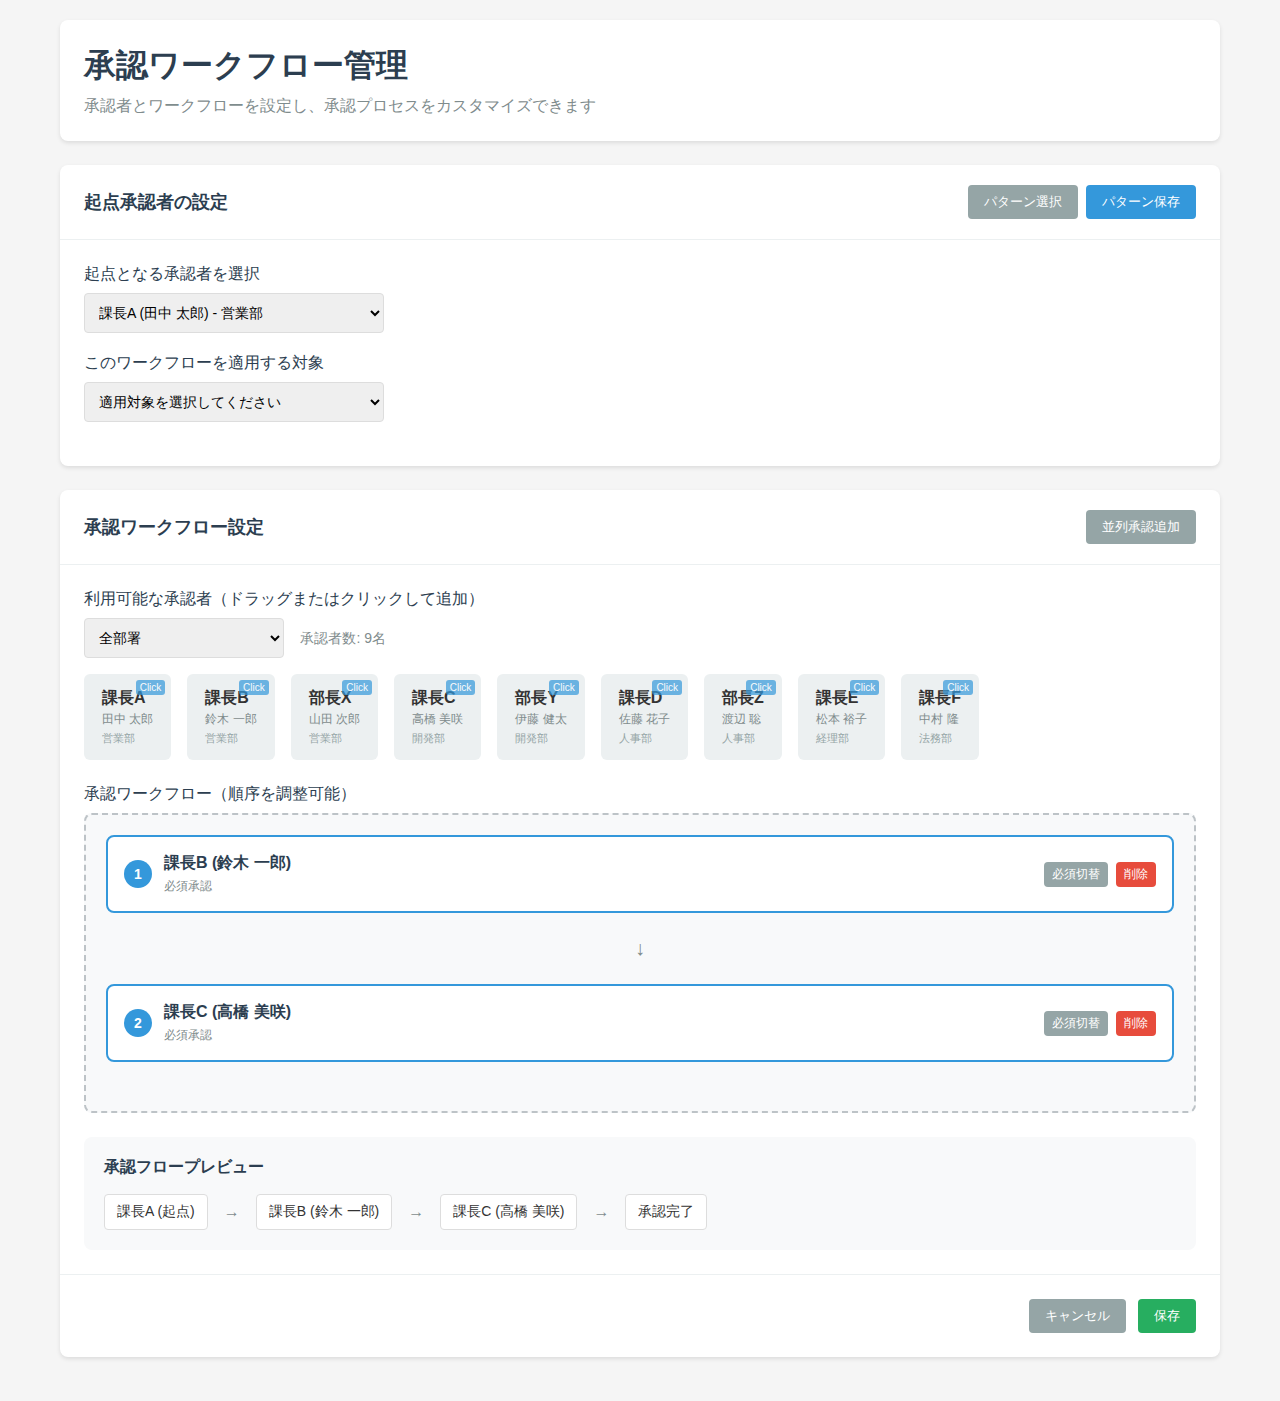
<file: ApprovalWorkflowSystem/index.html>
<!DOCTYPE html>
<html lang="ja">
<head>
    <meta charset="UTF-8">
    <meta name="viewport" content="width=device-width, initial-scale=1.0">
    <title>承認ワークフロー管理</title>
    <link rel="stylesheet" href="styles.css">
</head>
<body>
    <div class="container">
        <div class="header">
            <h1>承認ワークフロー管理</h1>
            <p>承認者とワークフローを設定し、承認プロセスをカスタマイズできます</p>
        </div>

        <!-- トリガー設定セクション -->
        <div class="workflow-section">
            <div class="section-header">
                <h2 class="section-title">起点承認者の設定</h2>
                <div style="display: flex; gap: 8px;">
                    <button class="btn btn-secondary" onclick="showPatternModal()">パターン選択</button>
                    <button class="btn btn-primary" onclick="showSavePatternModal()">パターン保存</button>
                </div>
            </div>
            <div class="trigger-setup">
                <div class="form-group">
                    <label class="form-label">起点となる承認者を選択</label>
                    <select class="form-select" id="triggerApprover" onchange="onTriggerChange()">
                        <option value="">選択してください</option>
                        <option value="manager_a" selected>課長A (田中 太郎)</option>
                        <option value="manager_d">課長D (佐藤 花子)</option>
                        <option value="director_x">部長X (山田 次郎)</option>
                    </select>
                </div>
                <div class="form-group">
                    <label class="form-label">このワークフローを適用する対象</label>
                    <select class="form-select" id="workflowTarget" onchange="updatePreview()">
                        <option value="">適用対象を選択してください</option>
                        <option value="expense">経費申請</option>
                        <option value="purchase">購買申請</option>
                        <option value="contract">契約承認</option>
                        <option value="leave">休暇申請</option>
                        <option value="project">プロジェクト承認</option>
                        <option value="budget">予算申請</option>
                    </select>
                </div>
                <div id="currentPattern" style="margin-top: 12px; padding: 8px 12px; background: #e8f5e8; border-radius: 4px; font-size: 14px; display: none;">
                    現在のパターン: <span id="currentPatternName"></span>
                </div>
            </div>
        </div>

        <!-- ワークフロー構築セクション -->
        <div class="workflow-section">
            <div class="section-header">
                <h2 class="section-title">承認ワークフロー設定</h2>
                <button class="btn btn-secondary" onclick="addParallelStep()">並列承認追加</button>
            </div>
            <div class="workflow-builder">
                <!-- 利用可能な承認者リスト -->
                <div class="form-group">
                    <label class="form-label">利用可能な承認者（ドラッグまたはクリックして追加）</label>

                    <!-- 部署フィルター -->
                    <div style="margin-bottom: 16px;">
                        <select class="form-select" id="departmentFilter" onchange="filterApproversByDepartment()" style="width: 200px;">
                            <option value="">全部署</option>
                            <option value="営業部">営業部</option>
                            <option value="開発部">開発部</option>
                            <option value="人事部">人事部</option>
                            <option value="経理部">経理部</option>
                            <option value="法務部">法務部</option>
                        </select>
                        <span style="margin-left: 12px; color: #7f8c8d; font-size: 14px;" id="approverCount">承認者数: 9名</span>
                    </div>

                    <div class="approver-list" id="approverList">
                        <!-- 動的に生成される -->
                    </div>
                </div>

                <!-- ワークフローエリア -->
                <div class="form-group">
                    <label class="form-label">承認ワークフロー（順序を調整可能）</label>
                    <div class="workflow-area" ondrop="drop(event)" ondragover="allowDrop(event)">
                        <div class="workflow-steps" id="workflowSteps">
                            <!-- Step 1 -->
                            <div class="workflow-step" data-step="1">
                                <div class="step-info">
                                    <div class="step-number">1</div>
                                    <div class="step-details">
                                        <div class="step-name">課長B (鈴木 一郎)</div>
                                        <div class="step-role">必須承認</div>
                                    </div>
                                </div>
                                <div class="step-actions">
                                    <button class="btn btn-small btn-secondary" onclick="toggleRequired(1)">必須切替</button>
                                    <button class="btn btn-small btn-danger" onclick="removeStep(1)">削除</button>
                                </div>
                            </div>

                            <div class="arrow">↓</div>

                            <!-- Step 2 -->
                            <div class="workflow-step" data-step="2">
                                <div class="step-info">
                                    <div class="step-number">2</div>
                                    <div class="step-details">
                                        <div class="step-name">課長C (高橋 美咲)</div>
                                        <div class="step-role">必須承認</div>
                                    </div>
                                </div>
                                <div class="step-actions">
                                    <button class="btn btn-small btn-secondary" onclick="toggleRequired(2)">必須切替</button>
                                    <button class="btn btn-small btn-danger" onclick="removeStep(2)">削除</button>
                                </div>
                            </div>
                        </div>
                    </div>
                </div>

                <!-- プレビューセクション -->
                <div class="preview-section">
                    <div class="preview-title">承認フロープレビュー</div>
                    <div id="targetInfo" style="margin-bottom: 16px; padding: 8px 12px; background: #f39c12; color: white; border-radius: 4px; font-size: 14px; display: none;">
                        適用対象: <span id="targetDisplay"></span>
                    </div>
                    <div class="preview-flow" id="previewFlow">
                        <div class="preview-step">起点承認者を選択してください</div>
                    </div>
                </div>
            </div>

            <div class="action-buttons">
                <button class="btn btn-secondary">キャンセル</button>
                <button class="btn btn-success">保存</button>
            </div>
        </div>
    </div>

    <!-- パターン選択モーダル -->
    <div id="patternModal" class="modal" style="display: none;">
        <div class="modal-content">
            <div class="modal-header">
                <h3>ワークフローパターン選択</h3>
                <button class="btn-close" onclick="closePatternModal()">&times;</button>
            </div>
            <div class="modal-body">
                <div class="pattern-list" id="patternList">
                    <!-- 動的に生成 -->
                </div>
            </div>
        </div>
    </div>

    <!-- パターン保存モーダル -->
    <div id="savePatternModal" class="modal" style="display: none;">
        <div class="modal-content">
            <div class="modal-header">
                <h3>ワークフローパターン保存</h3>
                <button class="btn-close" onclick="closeSavePatternModal()">&times;</button>
            </div>
            <div class="modal-body">
                <div class="form-group">
                    <label class="form-label">パターン名</label>
                    <input type="text" class="form-select" id="patternName" placeholder="例: 営業部標準フロー" style="width: 100%;">
                </div>
                <div class="form-group">
                    <label class="form-label">説明（任意）</label>
                    <textarea class="form-select" id="patternDescription" placeholder="パターンの説明を入力" style="width: 100%; height: 80px; resize: vertical;"></textarea>
                </div>
                <div class="modal-actions">
                    <button class="btn btn-secondary" onclick="closeSavePatternModal()">キャンセル</button>
                    <button class="btn btn-success" onclick="saveCurrentPattern()">保存</button>
                </div>
            </div>
        </div>
    </div>

    <script src="script.js"></script>
</body>
</html>
</file>
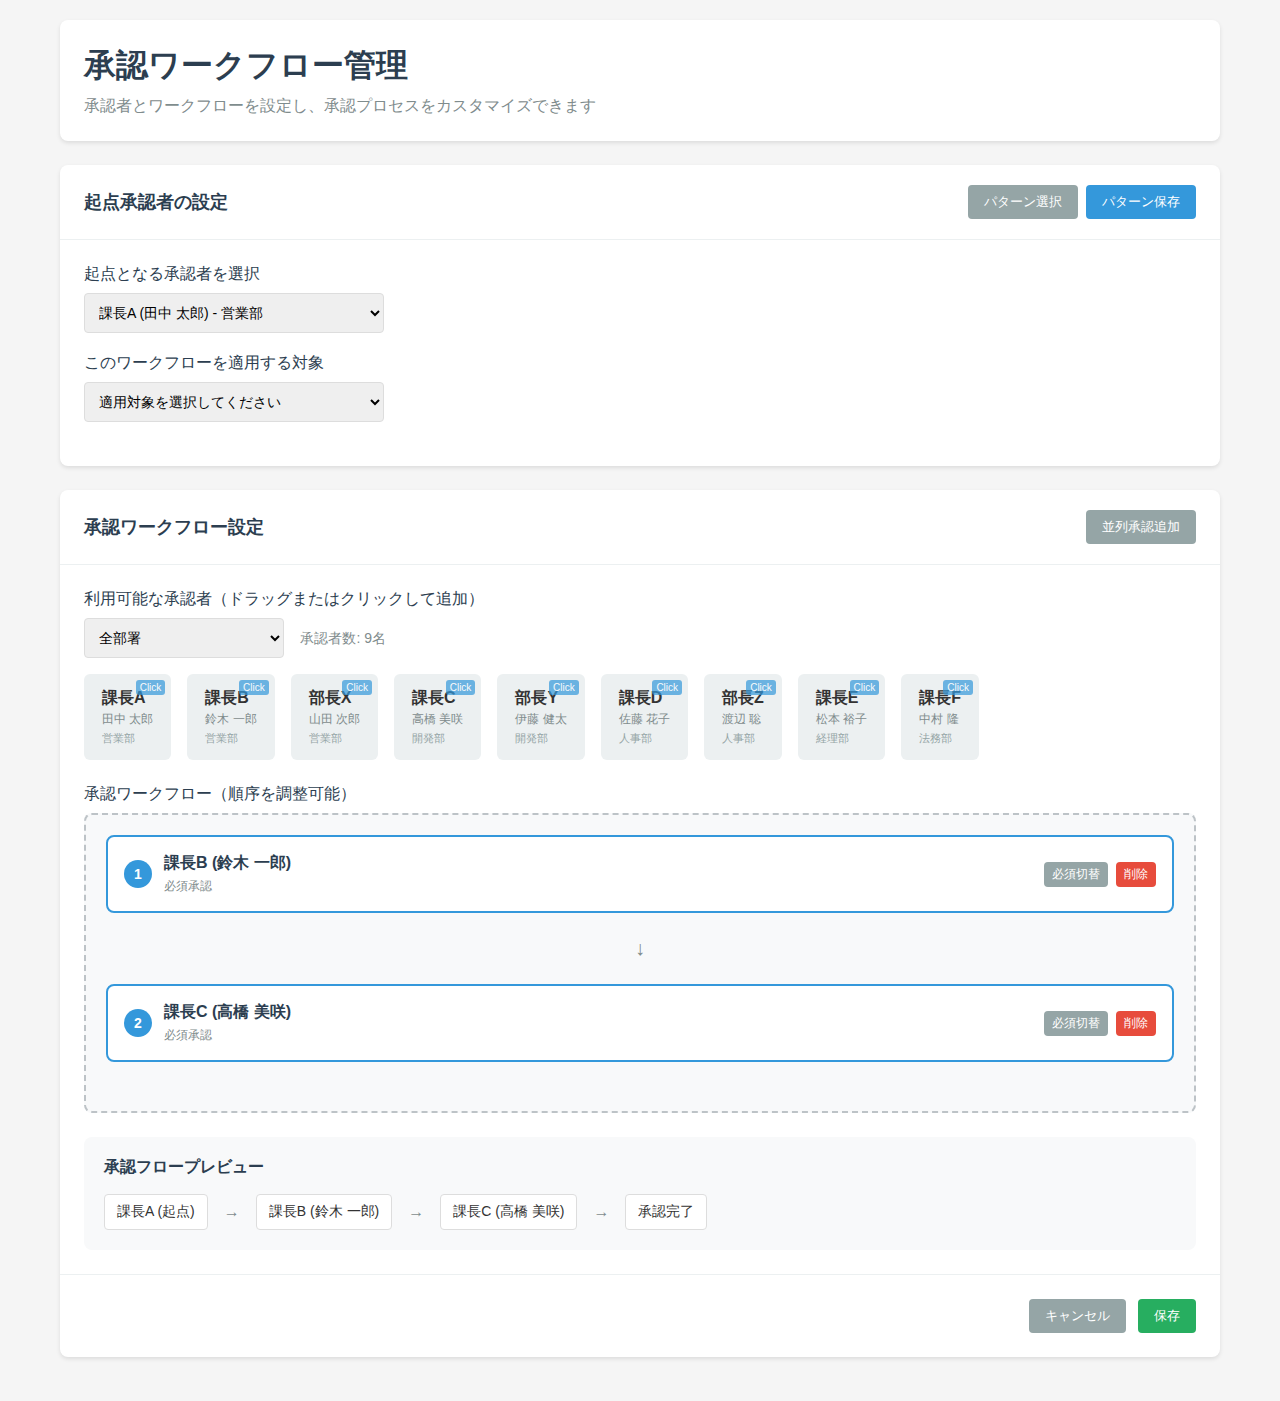
<file: workflowtest.html>
<!DOCTYPE html>
<html lang="ja">
<head>
    <meta charset="UTF-8">
    <meta name="viewport" content="width=device-width, initial-scale=1.0">
    <title>承認ワークフロー管理</title>
    <style>
        * {
            margin: 0;
            padding: 0;
            box-sizing: border-box;
        }

        body {
            font-family: 'Segoe UI', Tahoma, Geneva, Verdana, sans-serif;
            background-color: #f5f5f5;
            color: #333;
        }

        .container {
            max-width: 1200px;
            margin: 0 auto;
            padding: 20px;
        }

        .header {
            background: white;
            padding: 24px;
            border-radius: 8px;
            box-shadow: 0 2px 4px rgba(0,0,0,0.1);
            margin-bottom: 24px;
        }

        .header h1 {
            color: #2c3e50;
            margin-bottom: 8px;
        }

        .header p {
            color: #7f8c8d;
        }

        .workflow-section {
            background: white;
            border-radius: 8px;
            box-shadow: 0 2px 4px rgba(0,0,0,0.1);
            margin-bottom: 24px;
        }

        .section-header {
            padding: 20px 24px;
            border-bottom: 1px solid #ecf0f1;
            display: flex;
            justify-content: space-between;
            align-items: center;
        }

        .section-title {
            font-size: 18px;
            font-weight: 600;
            color: #2c3e50;
        }

        .btn {
            padding: 8px 16px;
            border: none;
            border-radius: 4px;
            cursor: pointer;
            font-weight: 500;
            transition: all 0.2s;
        }

        .btn-primary {
            background: #3498db;
            color: white;
        }

        .btn-primary:hover {
            background: #2980b9;
        }

        .btn-success {
            background: #27ae60;
            color: white;
        }

        .btn-success:hover {
            background: #229954;
        }

        .btn-secondary {
            background: #95a5a6;
            color: white;
        }

        .btn-secondary:hover {
            background: #7f8c8d;
        }

        .trigger-setup {
            padding: 24px;
        }

        .form-group {
            margin-bottom: 20px;
        }

        .form-label {
            display: block;
            margin-bottom: 8px;
            font-weight: 500;
            color: #2c3e50;
        }

        .form-select {
            width: 300px;
            padding: 10px;
            border: 1px solid #ddd;
            border-radius: 4px;
            font-size: 14px;
        }

        .workflow-builder {
            padding: 24px;
        }

        .approver-list {
            display: flex;
            flex-wrap: wrap;
            gap: 16px;
            margin-bottom: 24px;
        }

        .approver-item {
            background: #ecf0f1;
            padding: 12px 16px;
            border-radius: 6px;
            cursor: pointer;
            user-select: none;
            transition: all 0.2s;
            border: 2px solid transparent;
            position: relative;
        }

        .approver-item:hover {
            background: #d5dbdb;
            transform: translateY(-2px);
            box-shadow: 0 2px 8px rgba(0,0,0,0.1);
        }

        .approver-item.dragging {
            opacity: 0.5;
            transform: rotate(5deg);
        }

        .approver-item.clicked {
            background: #3498db;
            color: white;
            transform: scale(0.95);
        }

        .click-hint {
            position: absolute;
            top: 4px;
            right: 4px;
            background: #3498db;
            color: white;
            font-size: 10px;
            padding: 2px 4px;
            border-radius: 3px;
            opacity: 0.7;
        }

        /* モーダル */
        .modal {
            position: fixed;
            top: 0;
            left: 0;
            width: 100%;
            height: 100%;
            background: rgba(0, 0, 0, 0.5);
            z-index: 1000;
            display: flex;
            align-items: center;
            justify-content: center;
        }

        .modal-content {
            background: white;
            border-radius: 8px;
            box-shadow: 0 4px 20px rgba(0, 0, 0, 0.3);
            max-width: 600px;
            width: 90%;
            max-height: 80vh;
            overflow-y: auto;
        }

        .modal-header {
            padding: 20px 24px;
            border-bottom: 1px solid #ecf0f1;
            display: flex;
            justify-content: space-between;
            align-items: center;
        }

        .modal-header h3 {
            margin: 0;
            color: #2c3e50;
        }

        .btn-close {
            background: none;
            border: none;
            font-size: 24px;
            cursor: pointer;
            color: #7f8c8d;
            padding: 0;
            width: 30px;
            height: 30px;
            display: flex;
            align-items: center;
            justify-content: center;
        }

        .btn-close:hover {
            color: #e74c3c;
        }

        .modal-body {
            padding: 24px;
        }

        .modal-actions {
            display: flex;
            gap: 12px;
            justify-content: flex-end;
            margin-top: 20px;
        }

        .pattern-list {
            display: flex;
            flex-direction: column;
            gap: 12px;
        }

        .pattern-item {
            border: 2px solid #ecf0f1;
            border-radius: 8px;
            padding: 16px;
            cursor: pointer;
            transition: all 0.2s;
        }

        .pattern-item:hover {
            border-color: #3498db;
            background: #f8f9fa;
        }

        .pattern-name {
            font-weight: 600;
            color: #2c3e50;
            margin-bottom: 4px;
        }

        .pattern-description {
            font-size: 14px;
            color: #7f8c8d;
            margin-bottom: 8px;
        }

        .pattern-flow {
            font-size: 12px;
            color: #95a5a6;
            display: flex;
            align-items: center;
            gap: 8px;
            flex-wrap: wrap;
        }

        .pattern-step {
            background: #ecf0f1;
            padding: 2px 6px;
            border-radius: 3px;
        }

        .workflow-area {
            background: #f8f9fa;
            border: 2px dashed #bdc3c7;
            border-radius: 8px;
            min-height: 300px;
            padding: 20px;
        }

        .workflow-steps {
            display: flex;
            flex-direction: column;
            gap: 16px;
        }

        .workflow-step {
            background: white;
            border: 2px solid #3498db;
            border-radius: 8px;
            padding: 16px;
            display: flex;
            align-items: center;
            justify-content: space-between;
            transition: all 0.2s;
            position: relative;
        }

        .workflow-step.drag-over {
            border-color: #27ae60;
            background: #d5f4e6;
        }

        .step-info {
            display: flex;
            align-items: center;
            gap: 12px;
        }

        .step-number {
            background: #3498db;
            color: white;
            width: 28px;
            height: 28px;
            border-radius: 50%;
            display: flex;
            align-items: center;
            justify-content: center;
            font-weight: bold;
            font-size: 14px;
        }

        .step-details {
            display: flex;
            flex-direction: column;
            gap: 4px;
        }

        .step-name {
            font-weight: 600;
            color: #2c3e50;
        }

        .step-role {
            font-size: 12px;
            color: #7f8c8d;
        }

        .step-actions {
            display: flex;
            gap: 8px;
        }

        .btn-small {
            padding: 4px 8px;
            font-size: 12px;
        }

        .btn-danger {
            background: #e74c3c;
            color: white;
        }

        .btn-danger:hover {
            background: #c0392b;
        }

        .arrow {
            text-align: center;
            color: #7f8c8d;
            font-size: 20px;
            margin: 8px 0;
        }

        .empty-workflow {
            text-align: center;
            color: #7f8c8d;
            padding: 40px;
        }

        .parallel-group {
            border-left: 4px solid #f39c12;
            background: #fef9e7;
        }

        .parallel-indicator {
            background: #f39c12;
            color: white;
            font-size: 10px;
            padding: 2px 6px;
            border-radius: 10px;
            position: absolute;
            top: -8px;
            left: 16px;
        }

        .action-buttons {
            display: flex;
            gap: 12px;
            justify-content: flex-end;
            padding: 24px;
            border-top: 1px solid #ecf0f1;
        }

        .preview-section {
            background: #f8f9fa;
            border-radius: 8px;
            padding: 20px;
            margin-top: 24px;
        }

        .preview-title {
            font-weight: 600;
            margin-bottom: 16px;
            color: #2c3e50;
        }

        .preview-flow {
            display: flex;
            align-items: center;
            gap: 16px;
            flex-wrap: wrap;
        }

        .preview-step {
            background: white;
            padding: 8px 12px;
            border-radius: 4px;
            border: 1px solid #ddd;
            font-size: 14px;
        }

        .preview-arrow {
            color: #7f8c8d;
            font-weight: bold;
        }

        @media (max-width: 768px) {
            .container {
                padding: 10px;
            }
            
            .approver-list {
                flex-direction: column;
            }
            
            .form-select {
                width: 100%;
            }
        }
    </style>
</head>
<body>
    <div class="container">
        <div class="header">
            <h1>承認ワークフロー管理</h1>
            <p>承認者とワークフローを設定し、承認プロセスをカスタマイズできます</p>
        </div>

        <!-- トリガー設定セクション -->
        <div class="workflow-section">
            <div class="section-header">
                <h2 class="section-title">起点承認者の設定</h2>
                <div style="display: flex; gap: 8px;">
                    <button class="btn btn-secondary" onclick="showPatternModal()">パターン選択</button>
                    <button class="btn btn-primary" onclick="showSavePatternModal()">パターン保存</button>
                </div>
            </div>
            <div class="trigger-setup">
                <div class="form-group">
                    <label class="form-label">起点となる承認者を選択</label>
                    <select class="form-select" id="triggerApprover" onchange="onTriggerChange()">
                        <option value="">選択してください</option>
                        <option value="manager_a" selected>課長A (田中 太郎)</option>
                        <option value="manager_d">課長D (佐藤 花子)</option>
                        <option value="director_x">部長X (山田 次郎)</option>
                    </select>
                </div>
                <div class="form-group">
                    <label class="form-label">このワークフローを適用する対象</label>
                    <select class="form-select" id="workflowTarget" onchange="updatePreview()">
                        <option value="">適用対象を選択してください</option>
                        <option value="expense">経費申請</option>
                        <option value="purchase">購買申請</option>
                        <option value="contract">契約承認</option>
                        <option value="leave">休暇申請</option>
                        <option value="project">プロジェクト承認</option>
                        <option value="budget">予算申請</option>
                    </select>
                </div>
                <div id="currentPattern" style="margin-top: 12px; padding: 8px 12px; background: #e8f5e8; border-radius: 4px; font-size: 14px; display: none;">
                    現在のパターン: <span id="currentPatternName"></span>
                </div>
            </div>
        </div>

        <!-- ワークフロー構築セクション -->
        <div class="workflow-section">
            <div class="section-header">
                <h2 class="section-title">承認ワークフロー設定</h2>
                <button class="btn btn-secondary" onclick="addParallelStep()">並列承認追加</button>
            </div>
            <div class="workflow-builder">
                <!-- 利用可能な承認者リスト -->
                <div class="form-group">
                    <label class="form-label">利用可能な承認者（ドラッグまたはクリックして追加）</label>
                    
                    <!-- 部署フィルター -->
                    <div style="margin-bottom: 16px;">
                        <select class="form-select" id="departmentFilter" onchange="filterApproversByDepartment()" style="width: 200px;">
                            <option value="">全部署</option>
                            <option value="営業部">営業部</option>
                            <option value="開発部">開発部</option>
                            <option value="人事部">人事部</option>
                            <option value="経理部">経理部</option>
                            <option value="法務部">法務部</option>
                        </select>
                        <span style="margin-left: 12px; color: #7f8c8d; font-size: 14px;" id="approverCount">承認者数: 9名</span>
                    </div>
                    
                    <div class="approver-list" id="approverList">
                        <!-- 動的に生成される -->
                    </div>
                </div>

                <!-- ワークフローエリア -->
                <div class="form-group">
                    <label class="form-label">承認ワークフロー（順序を調整可能）</label>
                    <div class="workflow-area" ondrop="drop(event)" ondragover="allowDrop(event)">
                        <div class="workflow-steps" id="workflowSteps">
                            <!-- Step 1 -->
                            <div class="workflow-step" data-step="1">
                                <div class="step-info">
                                    <div class="step-number">1</div>
                                    <div class="step-details">
                                        <div class="step-name">課長B (鈴木 一郎)</div>
                                        <div class="step-role">必須承認</div>
                                    </div>
                                </div>
                                <div class="step-actions">
                                    <button class="btn btn-small btn-secondary" onclick="toggleRequired(1)">必須切替</button>
                                    <button class="btn btn-small btn-danger" onclick="removeStep(1)">削除</button>
                                </div>
                            </div>
                            
                            <div class="arrow">↓</div>
                            
                            <!-- Step 2 -->
                            <div class="workflow-step" data-step="2">
                                <div class="step-info">
                                    <div class="step-number">2</div>
                                    <div class="step-details">
                                        <div class="step-name">課長C (高橋 美咲)</div>
                                        <div class="step-role">必須承認</div>
                                    </div>
                                </div>
                                <div class="step-actions">
                                    <button class="btn btn-small btn-secondary" onclick="toggleRequired(2)">必須切替</button>
                                    <button class="btn btn-small btn-danger" onclick="removeStep(2)">削除</button>
                                </div>
                            </div>
                        </div>
                    </div>
                </div>

                <!-- プレビューセクション -->
                <div class="preview-section">
                    <div class="preview-title">承認フロープレビュー</div>
                    <div id="targetInfo" style="margin-bottom: 16px; padding: 8px 12px; background: #f39c12; color: white; border-radius: 4px; font-size: 14px; display: none;">
                        適用対象: <span id="targetDisplay"></span>
                    </div>
                    <div class="preview-flow" id="previewFlow">
                        <div class="preview-step">起点承認者を選択してください</div>
                    </div>
                </div>
            </div>

            <div class="action-buttons">
                <button class="btn btn-secondary">キャンセル</button>
                <button class="btn btn-success">保存</button>
            </div>
        </div>
    </div>

    <!-- パターン選択モーダル -->
    <div id="patternModal" class="modal" style="display: none;">
        <div class="modal-content">
            <div class="modal-header">
                <h3>ワークフローパターン選択</h3>
                <button class="btn-close" onclick="closePatternModal()">&times;</button>
            </div>
            <div class="modal-body">
                <div class="pattern-list" id="patternList">
                    <!-- 動的に生成 -->
                </div>
            </div>
        </div>
    </div>

    <!-- パターン保存モーダル -->
    <div id="savePatternModal" class="modal" style="display: none;">
        <div class="modal-content">
            <div class="modal-header">
                <h3>ワークフローパターン保存</h3>
                <button class="btn-close" onclick="closeSavePatternModal()">&times;</button>
            </div>
            <div class="modal-body">
                <div class="form-group">
                    <label class="form-label">パターン名</label>
                    <input type="text" class="form-select" id="patternName" placeholder="例: 営業部標準フロー" style="width: 100%;">
                </div>
                <div class="form-group">
                    <label class="form-label">説明（任意）</label>
                    <textarea class="form-select" id="patternDescription" placeholder="パターンの説明を入力" style="width: 100%; height: 80px; resize: vertical;"></textarea>
                </div>
                <div class="modal-actions">
                    <button class="btn btn-secondary" onclick="closeSavePatternModal()">キャンセル</button>
                    <button class="btn btn-success" onclick="saveCurrentPattern()">保存</button>
                </div>
            </div>
        </div>
    </div>

    <script>
        let draggedElement = null;
        let stepCounter = 2;
        let currentPatternId = null;

        // 承認者データ（テーブルから取得想定）
        const approversData = [
            { id: 'manager_a', name: '田中 太郎', position: '課長A', department: '営業部' },
            { id: 'manager_b', name: '鈴木 一郎', position: '課長B', department: '営業部' },
            { id: 'director_x', name: '山田 次郎', position: '部長X', department: '営業部' },
            { id: 'manager_c', name: '高橋 美咲', position: '課長C', department: '開発部' },
            { id: 'director_y', name: '伊藤 健太', position: '部長Y', department: '開発部' },
            { id: 'manager_d', name: '佐藤 花子', position: '課長D', department: '人事部' },
            { id: 'director_z', name: '渡辺 聡', position: '部長Z', department: '人事部' },
            { id: 'manager_e', name: '松本 裕子', position: '課長E', department: '経理部' },
            { id: 'manager_f', name: '中村 隆', position: '課長F', department: '法務部' }
        ];

        // 保存されたワークフローパターン（実際はサーバーから取得）
        let workflowPatterns = [
            {
                id: 'pattern_1',
                name: '営業部標準フロー',
                description: '営業部の一般的な承認フロー',
                trigger_approver: 'manager_a',
                steps: [
                    { approver_id: 'manager_b', is_required: true },
                    { approver_id: 'director_x', is_required: true }
                ],
                created_at: '2024-01-15'
            },
            {
                id: 'pattern_2',
                name: '開発部承認フロー',
                description: '開発部プロジェクト用の承認フロー',
                trigger_approver: 'manager_c',
                steps: [
                    { approver_id: 'director_y', is_required: true }
                ],
                created_at: '2024-01-20'
            },
            {
                id: 'pattern_3',
                name: '高額案件フロー',
                description: '100万円以上の案件用',
                trigger_approver: 'manager_a',
                steps: [
                    { approver_id: 'manager_b', is_required: true },
                    { approver_id: 'manager_e', is_required: true },
                    { approver_id: 'director_x', is_required: true }
                ],
                created_at: '2024-01-22'
            }
        ];

        // 初期化
        document.addEventListener('DOMContentLoaded', function() {
            populateTriggerApprovers();
            filterApproversByDepartment();
            updatePreview();
        });

        // 起点承認者変更時の処理
        function onTriggerChange() {
            updatePreview();
        }

        // 起点承認者のプルダウンを更新
        function populateTriggerApprovers() {
            const select = document.getElementById('triggerApprover');
            select.innerHTML = '<option value="">選択してください</option>';
            
            approversData.forEach(approver => {
                const option = document.createElement('option');
                option.value = approver.id;
                option.textContent = `${approver.position} (${approver.name}) - ${approver.department}`;
                if (approver.id === 'manager_a') {
                    option.selected = true;
                }
                select.appendChild(option);
            });
        }

        // 部署フィルターによる承認者リスト更新
        function filterApproversByDepartment() {
            const selectedDepartment = document.getElementById('departmentFilter').value;
            const approverList = document.getElementById('approverList');
            const approverCount = document.getElementById('approverCount');
            
            // フィルター処理
            let filteredApprovers = approversData;
            if (selectedDepartment) {
                filteredApprovers = approversData.filter(approver => approver.department === selectedDepartment);
            }
            
            // 承認者数を更新
            approverCount.textContent = `承認者数: ${filteredApprovers.length}名`;
            
            // 承認者リストを再生成
            approverList.innerHTML = '';
            filteredApprovers.forEach(approver => {
                const item = document.createElement('div');
                item.className = 'approver-item';
                item.draggable = true;
                item.dataset.approver = approver.id;
                item.innerHTML = `
                    <div class="click-hint">Click</div>
                    <strong>${approver.position}</strong><br>
                    <span style="font-size: 12px; color: #7f8c8d;">${approver.name}</span><br>
                    <span style="font-size: 11px; color: #95a5a6;">${approver.department}</span>
                `;
                
                // クリックイベント
                item.addEventListener('click', function() {
                    this.classList.add('clicked');
                    const approverId = this.dataset.approver;
                    const approverData = approversData.find(a => a.id === approverId);
                    if (approverData) {
                        addWorkflowStep(approverId, approverData);
                        updatePreview();
                    }
                    // クリックエフェクトを解除
                    setTimeout(() => {
                        this.classList.remove('clicked');
                    }, 200);
                });
                
                // ドラッグイベント
                item.addEventListener('dragstart', function(e) {
                    draggedElement = this;
                    this.classList.add('dragging');
                    e.dataTransfer.effectAllowed = 'copy';
                });

                item.addEventListener('dragend', function() {
                    this.classList.remove('dragging');
                    draggedElement = null;
                });
                
                approverList.appendChild(item);
            });
        }

        // ドロップ許可
        function allowDrop(ev) {
            ev.preventDefault();
        }

        // ドロップ処理
        function drop(ev) {
            ev.preventDefault();
            
            if (draggedElement) {
                const approverId = draggedElement.dataset.approver;
                const approverData = approversData.find(a => a.id === approverId);
                if (approverData) {
                    addWorkflowStep(approverId, approverData);
                    updatePreview();
                }
            }
        }

        // ワークフローステップ追加
        function addWorkflowStep(approverId, approverData) {
            // 重複チェック
            const existingStep = document.querySelector(`[data-step][data-approver="${approverId}"]`);
            if (existingStep) {
                alert('この承認者は既に追加されています');
                return;
            }
            
            stepCounter++;
            const workflowSteps = document.getElementById('workflowSteps');
            
            const arrow = document.createElement('div');
            arrow.className = 'arrow';
            arrow.textContent = '↓';
            
            const step = document.createElement('div');
            step.className = 'workflow-step';
            step.dataset.step = stepCounter;
            step.dataset.approver = approverId;
            step.innerHTML = `
                <div class="step-info">
                    <div class="step-number">${stepCounter}</div>
                    <div class="step-details">
                        <div class="step-name">${approverData.position} (${approverData.name})</div>
                        <div class="step-role">必須承認</div>
                    </div>
                </div>
                <div class="step-actions">
                    <button class="btn btn-small btn-secondary" onclick="toggleRequired(${stepCounter})">必須切替</button>
                    <button class="btn btn-small btn-danger" onclick="removeStep(${stepCounter})">削除</button>
                </div>
            `;
            
            workflowSteps.appendChild(arrow);
            workflowSteps.appendChild(step);
        }

        // ステップ削除
        function removeStep(stepNum) {
            const step = document.querySelector(`[data-step="${stepNum}"]`);
            if (step && step.previousElementSibling && step.previousElementSibling.classList.contains('arrow')) {
                step.previousElementSibling.remove();
            }
            if (step) {
                step.remove();
            }
            updatePreview();
        }

        // 必須/任意切り替え
        function toggleRequired(stepNum) {
            const step = document.querySelector(`[data-step="${stepNum}"]`);
            const roleElement = step.querySelector('.step-role');
            
            if (roleElement.textContent === '必須承認') {
                roleElement.textContent = '任意承認';
                roleElement.style.color = '#f39c12';
            } else {
                roleElement.textContent = '必須承認';
                roleElement.style.color = '#7f8c8d';
            }
            updatePreview();
        }

        // 並列承認追加
        function addParallelStep() {
            alert('並列承認機能は実装予定です');
        }

        // プレビュー更新
        function updatePreview() {
            const previewFlow = document.getElementById('previewFlow');
            const triggerSelect = document.getElementById('triggerApprover');
            const workflowTarget = document.getElementById('workflowTarget');
            const targetInfo = document.getElementById('targetInfo');
            const targetDisplay = document.getElementById('targetDisplay');
            const steps = document.querySelectorAll('.workflow-step');
            
            // 適用対象の表示
            if (workflowTarget.value) {
                const targetText = workflowTarget.options[workflowTarget.selectedIndex].text;
                targetDisplay.textContent = targetText;
                targetInfo.style.display = 'block';
            } else {
                targetInfo.style.display = 'none';
            }
            
            // 起点承認者
            const triggerApprover = approversData.find(a => a.id === triggerSelect.value);
            let previewHTML = '';
            
            if (!triggerApprover) {
                previewHTML = '<div class="preview-step">起点承認者を選択してください</div>';
            } else {
                previewHTML = `<div class="preview-step">${triggerApprover.position} (起点)</div>`;
                
                // 承認ステップ
                steps.forEach((step, index) => {
                    const stepName = step.querySelector('.step-name').textContent;
                    previewHTML += '<div class="preview-arrow">→</div>';
                    previewHTML += `<div class="preview-step">${stepName}</div>`;
                });
                
                if (steps.length > 0) {
                    previewHTML += '<div class="preview-arrow">→</div>';
                    previewHTML += '<div class="preview-step">承認完了</div>';
                } else {
                    previewHTML += '<div class="preview-arrow">→</div>';
                    previewHTML += '<div class="preview-step" style="color: #e74c3c;">承認ステップを追加してください</div>';
                }
            }
            
            previewFlow.innerHTML = previewHTML;
        }

        // パターン選択モーダル
        function showPatternModal() {
            const modal = document.getElementById('patternModal');
            const patternList = document.getElementById('patternList');
            
            // パターンリストを生成
            patternList.innerHTML = '';
            workflowPatterns.forEach(pattern => {
                const triggerApprover = approversData.find(a => a.id === pattern.trigger_approver);
                
                const item = document.createElement('div');
                item.className = 'pattern-item';
                item.onclick = () => loadPattern(pattern.id);
                
                // フローの表示を生成
                let flowText = triggerApprover ? triggerApprover.position : '不明';
                pattern.steps.forEach(step => {
                    const approver = approversData.find(a => a.id === step.approver_id);
                    flowText += ` → ${approver ? approver.position : '不明'}`;
                });
                
                item.innerHTML = `
                    <div class="pattern-name">${pattern.name}</div>
                    <div class="pattern-description">${pattern.description}</div>
                    <div class="pattern-flow">
                        <span>フロー:</span>
                        <span>${flowText}</span>
                    </div>
                `;
                
                patternList.appendChild(item);
            });
            
            modal.style.display = 'flex';
        }

        function closePatternModal() {
            document.getElementById('patternModal').style.display = 'none';
        }

        function loadPattern(patternId) {
            const pattern = workflowPatterns.find(p => p.id === patternId);
            if (!pattern) return;
            
            // 起点承認者を設定
            document.getElementById('triggerApprover').value = pattern.trigger_approver;
            
            // 適用対象があれば設定（パターンに含める場合）
            if (pattern.target) {
                document.getElementById('workflowTarget').value = pattern.target;
            }
            
            // 既存のワークフローをクリア
            document.getElementById('workflowSteps').innerHTML = '';
            stepCounter = 0;
            
            // パターンのステップを復元
            pattern.steps.forEach(step => {
                const approverData = approversData.find(a => a.id === step.approver_id);
                if (approverData) {
                    addWorkflowStep(step.approver_id, approverData, step.is_required);
                }
            });
            
            // 現在のパターン表示
            currentPatternId = patternId;
            document.getElementById('currentPatternName').textContent = pattern.name;
            document.getElementById('currentPattern').style.display = 'block';
            
            updatePreview();
            closePatternModal();
            
            alert(`パターン「${pattern.name}」を読み込みました`);
        }

        // パターン保存モーダル
        function showSavePatternModal() {
            const triggerApprover = document.getElementById('triggerApprover').value;
            const steps = document.querySelectorAll('.workflow-step');
            
            if (!triggerApprover) {
                alert('起点承認者を選択してください');
                return;
            }
            
            if (steps.length === 0) {
                alert('承認ステップを追加してください');
                return;
            }
            
            document.getElementById('patternName').value = '';
            document.getElementById('patternDescription').value = '';
            document.getElementById('savePatternModal').style.display = 'flex';
        }

        function closeSavePatternModal() {
            document.getElementById('savePatternModal').style.display = 'none';
        }

        function saveCurrentPattern() {
            const patternName = document.getElementById('patternName').value.trim();
            const patternDescription = document.getElementById('patternDescription').value.trim();
            
            if (!patternName) {
                alert('パターン名を入力してください');
                return;
            }
            
            const triggerApprover = document.getElementById('triggerApprover').value;
            const workflowTarget = document.getElementById('workflowTarget').value;
            const steps = Array.from(document.querySelectorAll('.workflow-step')).map(step => {
                const approverId = step.dataset.approver;
                const roleElement = step.querySelector('.step-role');
                const isRequired = roleElement.textContent === '必須承認';
                return { approver_id: approverId, is_required: isRequired };
            });
            
            const newPattern = {
                id: 'pattern_' + (workflowPatterns.length + 1),
                name: patternName,
                description: patternDescription || '説明なし',
                trigger_approver: triggerApprover,
                target: workflowTarget, // 適用対象も保存
                steps: steps,
                created_at: new Date().toISOString().split('T')[0]
            };
            
            workflowPatterns.push(newPattern);
            
            // 現在のパターンとして設定
            currentPatternId = newPattern.id;
            document.getElementById('currentPatternName').textContent = newPattern.name;
            document.getElementById('currentPattern').style.display = 'block';
            
            closeSavePatternModal();
            alert(`パターン「${patternName}」を保存しました`);
        }

        // ワークフローステップ追加（必須/任意指定対応）
        function addWorkflowStep(approverId, approverData, isRequired = true) {
            // 重複チェック
            const existingStep = document.querySelector(`[data-step][data-approver="${approverId}"]`);
            if (existingStep) {
                alert('この承認者は既に追加されています');
                return;
            }
            
            stepCounter++;
            const workflowSteps = document.getElementById('workflowSteps');
            
            // 既存のステップがある場合は矢印を追加
            if (workflowSteps.children.length > 0) {
                const arrow = document.createElement('div');
                arrow.className = 'arrow';
                arrow.textContent = '↓';
                workflowSteps.appendChild(arrow);
            }
            
            const step = document.createElement('div');
            step.className = 'workflow-step';
            step.dataset.step = stepCounter;
            step.dataset.approver = approverId;
            step.innerHTML = `
                <div class="step-info">
                    <div class="step-number">${stepCounter}</div>
                    <div class="step-details">
                        <div class="step-name">${approverData.position} (${approverData.name})</div>
                        <div class="step-role" style="color: ${isRequired ? '#7f8c8d' : '#f39c12'}">${isRequired ? '必須承認' : '任意承認'}</div>
                    </div>
                </div>
                <div class="step-actions">
                    <button class="btn btn-small btn-secondary" onclick="toggleRequired(${stepCounter})">必須切替</button>
                    <button class="btn btn-small btn-danger" onclick="removeStep(${stepCounter})">削除</button>
                </div>
            `;
            
            workflowSteps.appendChild(step);
        }

        // モーダル外クリックで閉じる
        window.onclick = function(event) {
            const patternModal = document.getElementById('patternModal');
            const savePatternModal = document.getElementById('savePatternModal');
            
            if (event.target === patternModal) {
                closePatternModal();
            }
            if (event.target === savePatternModal) {
                closeSavePatternModal();
            }
        }
    </script>
</body>
</html>
</file>
<file: ApprovalWorkflowSystem/styles.css>
* {
    margin: 0;
    padding: 0;
    box-sizing: border-box;
}

body {
    font-family: 'Segoe UI', Tahoma, Geneva, Verdana, sans-serif;
    background-color: #f5f5f5;
    color: #333;
}

.container {
    max-width: 1200px;
    margin: 0 auto;
    padding: 20px;
}

.header {
    background: white;
    padding: 24px;
    border-radius: 8px;
    box-shadow: 0 2px 4px rgba(0,0,0,0.1);
    margin-bottom: 24px;
}

.header h1 {
    color: #2c3e50;
    margin-bottom: 8px;
}

.header p {
    color: #7f8c8d;
}

.workflow-section {
    background: white;
    border-radius: 8px;
    box-shadow: 0 2px 4px rgba(0,0,0,0.1);
    margin-bottom: 24px;
}

.section-header {
    padding: 20px 24px;
    border-bottom: 1px solid #ecf0f1;
    display: flex;
    justify-content: space-between;
    align-items: center;
}

.section-title {
    font-size: 18px;
    font-weight: 600;
    color: #2c3e50;
}

.btn {
    padding: 8px 16px;
    border: none;
    border-radius: 4px;
    cursor: pointer;
    font-weight: 500;
    transition: all 0.2s;
}

.btn-primary {
    background: #3498db;
    color: white;
}

.btn-primary:hover {
    background: #2980b9;
}

.btn-success {
    background: #27ae60;
    color: white;
}

.btn-success:hover {
    background: #229954;
}

.btn-secondary {
    background: #95a5a6;
    color: white;
}

.btn-secondary:hover {
    background: #7f8c8d;
}

.trigger-setup {
    padding: 24px;
}

.form-group {
    margin-bottom: 20px;
}

.form-label {
    display: block;
    margin-bottom: 8px;
    font-weight: 500;
    color: #2c3e50;
}

.form-select {
    width: 300px;
    padding: 10px;
    border: 1px solid #ddd;
    border-radius: 4px;
    font-size: 14px;
}

.workflow-builder {
    padding: 24px;
}

.approver-list {
    display: flex;
    flex-wrap: wrap;
    gap: 16px;
    margin-bottom: 24px;
}

.approver-item {
    background: #ecf0f1;
    padding: 12px 16px;
    border-radius: 6px;
    cursor: pointer;
    user-select: none;
    transition: all 0.2s;
    border: 2px solid transparent;
    position: relative;
}

.approver-item:hover {
    background: #d5dbdb;
    transform: translateY(-2px);
    box-shadow: 0 2px 8px rgba(0,0,0,0.1);
}

.approver-item.dragging {
    opacity: 0.5;
    transform: rotate(5deg);
}

.approver-item.clicked {
    background: #3498db;
    color: white;
    transform: scale(0.95);
}

.click-hint {
    position: absolute;
    top: 4px;
    right: 4px;
    background: #3498db;
    color: white;
    font-size: 10px;
    padding: 2px 4px;
    border-radius: 3px;
    opacity: 0.7;
}

/* モーダル */
.modal {
    position: fixed;
    top: 0;
    left: 0;
    width: 100%;
    height: 100%;
    background: rgba(0, 0, 0, 0.5);
    z-index: 1000;
    display: flex;
    align-items: center;
    justify-content: center;
}

.modal-content {
    background: white;
    border-radius: 8px;
    box-shadow: 0 4px 20px rgba(0, 0, 0, 0.3);
    max-width: 600px;
    width: 90%;
    max-height: 80vh;
    overflow-y: auto;
}

.modal-header {
    padding: 20px 24px;
    border-bottom: 1px solid #ecf0f1;
    display: flex;
    justify-content: space-between;
    align-items: center;
}

.modal-header h3 {
    margin: 0;
    color: #2c3e50;
}

.btn-close {
    background: none;
    border: none;
    font-size: 24px;
    cursor: pointer;
    color: #7f8c8d;
    padding: 0;
    width: 30px;
    height: 30px;
    display: flex;
    align-items: center;
    justify-content: center;
}

.btn-close:hover {
    color: #e74c3c;
}

.modal-body {
    padding: 24px;
}

.modal-actions {
    display: flex;
    gap: 12px;
    justify-content: flex-end;
    margin-top: 20px;
}

.pattern-list {
    display: flex;
    flex-direction: column;
    gap: 12px;
}

.pattern-item {
    border: 2px solid #ecf0f1;
    border-radius: 8px;
    padding: 16px;
    cursor: pointer;
    transition: all 0.2s;
}

.pattern-item:hover {
    border-color: #3498db;
    background: #f8f9fa;
}

.pattern-name {
    font-weight: 600;
    color: #2c3e50;
    margin-bottom: 4px;
}

.pattern-description {
    font-size: 14px;
    color: #7f8c8d;
    margin-bottom: 8px;
}

.pattern-flow {
    font-size: 12px;
    color: #95a5a6;
    display: flex;
    align-items: center;
    gap: 8px;
    flex-wrap: wrap;
}

.pattern-step {
    background: #ecf0f1;
    padding: 2px 6px;
    border-radius: 3px;
}

.workflow-area {
    background: #f8f9fa;
    border: 2px dashed #bdc3c7;
    border-radius: 8px;
    min-height: 300px;
    padding: 20px;
}

.workflow-steps {
    display: flex;
    flex-direction: column;
    gap: 16px;
}

.workflow-step {
    background: white;
    border: 2px solid #3498db;
    border-radius: 8px;
    padding: 16px;
    display: flex;
    align-items: center;
    justify-content: space-between;
    transition: all 0.2s;
    position: relative;
}

.workflow-step.drag-over {
    border-color: #27ae60;
    background: #d5f4e6;
}

.step-info {
    display: flex;
    align-items: center;
    gap: 12px;
}

.step-number {
    background: #3498db;
    color: white;
    width: 28px;
    height: 28px;
    border-radius: 50%;
    display: flex;
    align-items: center;
    justify-content: center;
    font-weight: bold;
    font-size: 14px;
}

.step-details {
    display: flex;
    flex-direction: column;
    gap: 4px;
}

.step-name {
    font-weight: 600;
    color: #2c3e50;
}

.step-role {
    font-size: 12px;
    color: #7f8c8d;
}

.step-actions {
    display: flex;
    gap: 8px;
}

.btn-small {
    padding: 4px 8px;
    font-size: 12px;
}

.btn-danger {
    background: #e74c3c;
    color: white;
}

.btn-danger:hover {
    background: #c0392b;
}

.arrow {
    text-align: center;
    color: #7f8c8d;
    font-size: 20px;
    margin: 8px 0;
}

.empty-workflow {
    text-align: center;
    color: #7f8c8d;
    padding: 40px;
}

.parallel-group {
    border-left: 4px solid #f39c12;
    background: #fef9e7;
}

.parallel-indicator {
    background: #f39c12;
    color: white;
    font-size: 10px;
    padding: 2px 6px;
    border-radius: 10px;
    position: absolute;
    top: -8px;
    left: 16px;
}

.action-buttons {
    display: flex;
    gap: 12px;
    justify-content: flex-end;
    padding: 24px;
    border-top: 1px solid #ecf0f1;
}

.preview-section {
    background: #f8f9fa;
    border-radius: 8px;
    padding: 20px;
    margin-top: 24px;
}

.preview-title {
    font-weight: 600;
    margin-bottom: 16px;
    color: #2c3e50;
}

.preview-flow {
    display: flex;
    align-items: center;
    gap: 16px;
    flex-wrap: wrap;
}

.preview-step {
    background: white;
    padding: 8px 12px;
    border-radius: 4px;
    border: 1px solid #ddd;
    font-size: 14px;
}

.preview-arrow {
    color: #7f8c8d;
    font-weight: bold;
}

@media (max-width: 768px) {
    .container {
        padding: 10px;
    }

    .approver-list {
        flex-direction: column;
    }

    .form-select {
        width: 100%;
    }
}
</file>
